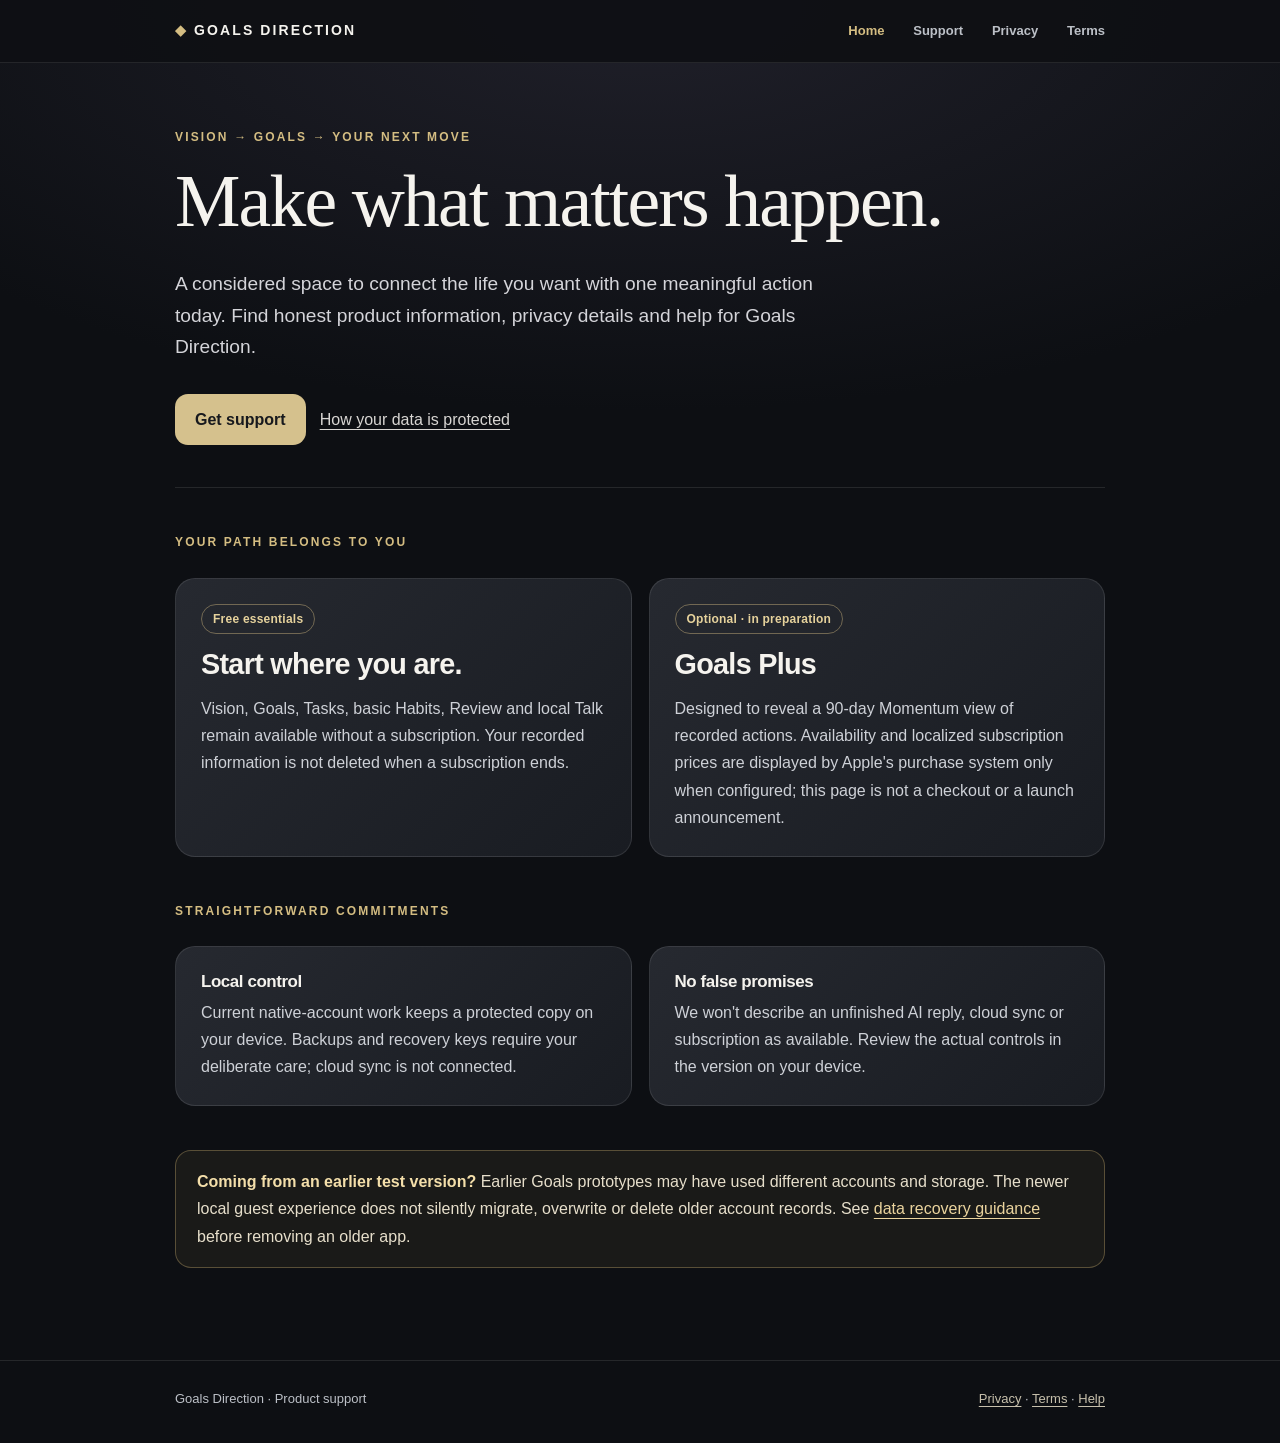
<file: index.html>
<!doctype html>
<html lang="en"><head><meta charset="utf-8"><meta name="viewport" content="width=device-width, initial-scale=1"><meta name="theme-color" content="#0d0f13"><meta name="description" content="Official Goals Direction support, privacy policy, terms and information about optional Goals Plus."><title>Goals Direction — Make what matters happen</title><link rel="stylesheet" href="style.css"></head>
<body><header><nav class="wrap" aria-label="Primary"><a class="brand" href="index.html"><span>◆</span> GOALS DIRECTION</a><div class="links"><a href="index.html" aria-current="page">Home</a><a href="support.html">Support</a><a href="privacy.html">Privacy</a><a href="terms.html">Terms</a></div></nav></header>
<main class="wrap"><div class="intro"><p class="eyebrow">Vision → Goals → Your next move</p><h1>Make what matters happen.</h1><p class="lead">A considered space to connect the life you want with one meaningful action today. Find honest product information, privacy details and help for Goals Direction.</p><a class="button" href="support.html">Get support</a><a class="quiet" href="privacy.html">How your data is protected</a></div>
<section class="section" aria-label="Plans"><p class="eyebrow">Your path belongs to you</p><div class="grid"><div class="card"><span class="pill">Free essentials</span><h2>Start where you are.</h2><p>Vision, Goals, Tasks, basic Habits, Review and local Talk remain available without a subscription. Your recorded information is not deleted when a subscription ends.</p></div><div class="card"><span class="pill">Optional · in preparation</span><h2>Goals Plus</h2><p>Designed to reveal a 90-day Momentum view of recorded actions. Availability and localized subscription prices are displayed by Apple's purchase system only when configured; this page is not a checkout or a launch announcement.</p></div></div></section>
<section class="section"><p class="eyebrow">Straightforward commitments</p><div class="grid"><div class="card"><h3>Local control</h3><p>Current native-account work keeps a protected copy on your device. Backups and recovery keys require your deliberate care; cloud sync is not connected.</p></div><div class="card"><h3>No false promises</h3><p>We won't describe an unfinished AI reply, cloud sync or subscription as available. Review the actual controls in the version on your device.</p></div></div></section>
<div class="notice"><strong>Coming from an earlier test version?</strong> Earlier Goals prototypes may have used different accounts and storage. The newer local guest experience does not silently migrate, overwrite or delete older account records. See <a href="support.html#older-data">data recovery guidance</a> before removing an older app.</div>
</main><footer><div class="wrap"><span>Goals Direction · Product support</span><span><a href="privacy.html">Privacy</a> · <a href="terms.html">Terms</a> · <a href="support.html">Help</a></span></div></footer></body></html>
</file>
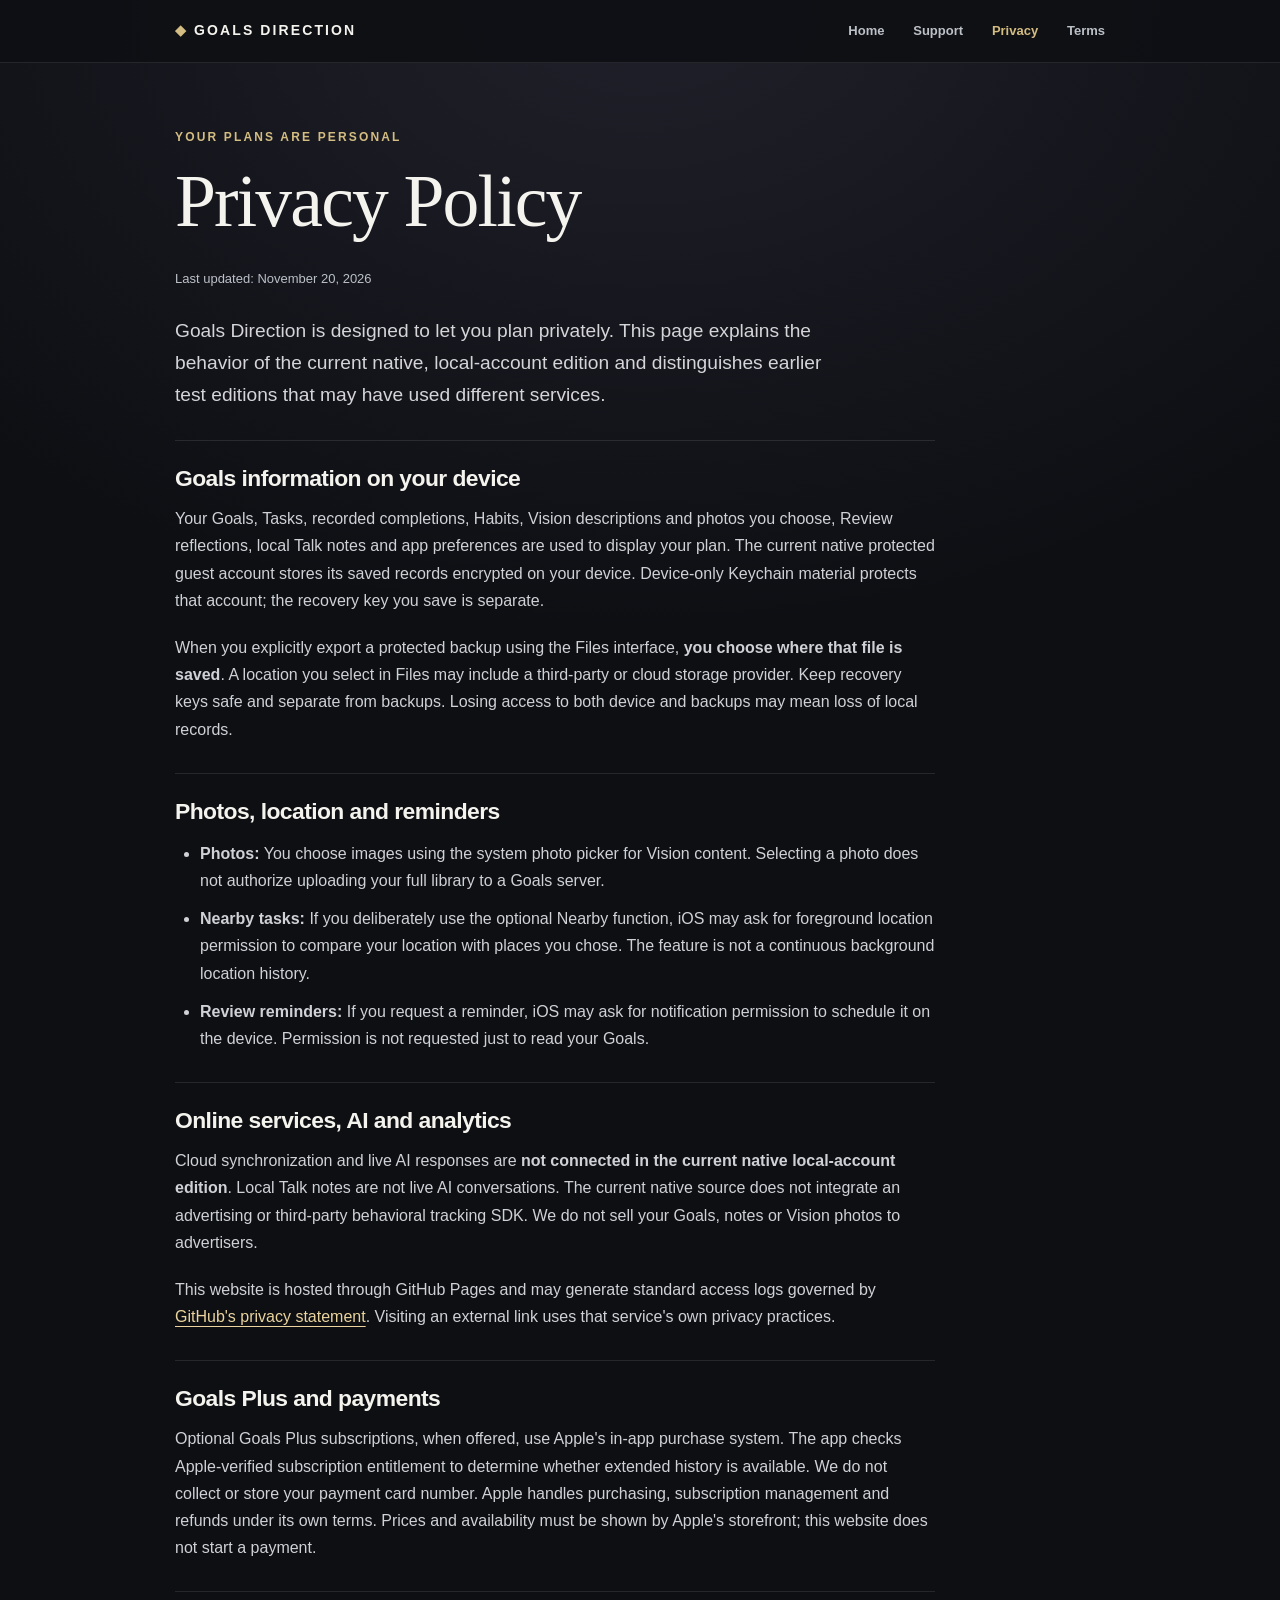
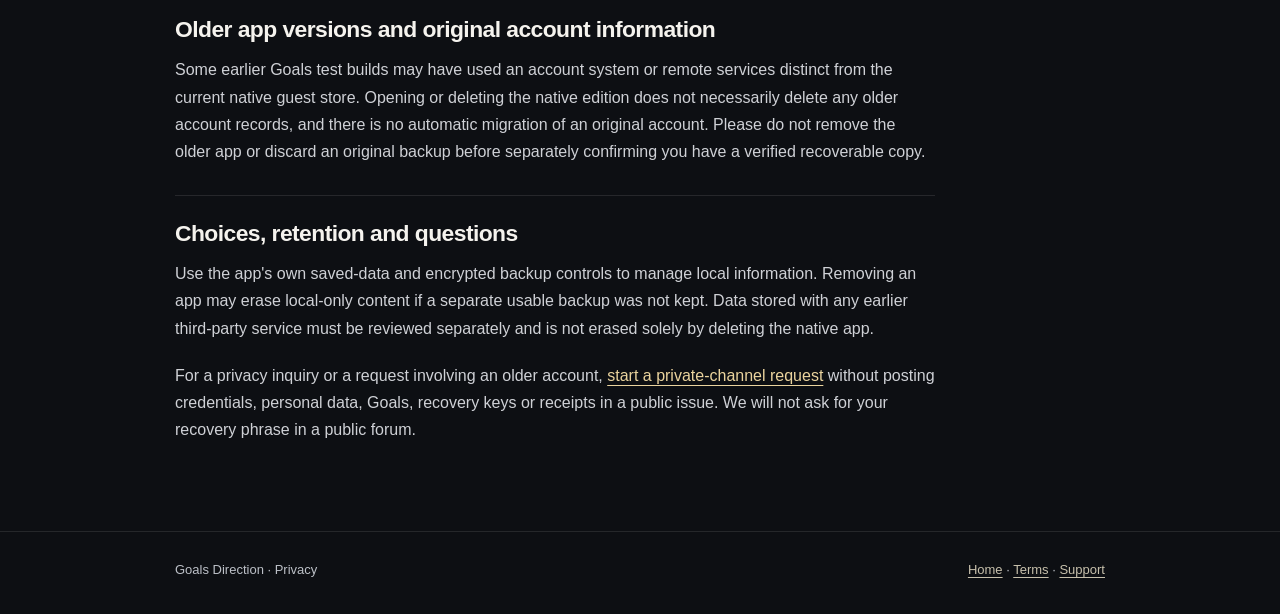
<file: privacy.html>
<!doctype html>
<html lang="en"><head><meta charset="utf-8"><meta name="viewport" content="width=device-width, initial-scale=1"><meta name="theme-color" content="#0d0f13"><title>Privacy Policy — Goals Direction</title><link rel="stylesheet" href="style.css"></head>
<body><header><nav class="wrap" aria-label="Primary"><a class="brand" href="index.html"><span>◆</span> GOALS DIRECTION</a><div class="links"><a href="index.html">Home</a><a href="support.html">Support</a><a href="privacy.html" aria-current="page">Privacy</a><a href="terms.html">Terms</a></div></nav></header>
<main class="wrap"><article><p class="eyebrow">Your plans are personal</p><h1>Privacy Policy</h1><p class="date">Last updated: November 20, 2026</p>
<p class="lead">Goals Direction is designed to let you plan privately. This page explains the behavior of the current native, local-account edition and distinguishes earlier test editions that may have used different services.</p>
<section><h2>Goals information on your device</h2><p>Your Goals, Tasks, recorded completions, Habits, Vision descriptions and photos you choose, Review reflections, local Talk notes and app preferences are used to display your plan. The current native protected guest account stores its saved records encrypted on your device. Device-only Keychain material protects that account; the recovery key you save is separate.</p><p>When you explicitly export a protected backup using the Files interface, <strong>you choose where that file is saved</strong>. A location you select in Files may include a third-party or cloud storage provider. Keep recovery keys safe and separate from backups. Losing access to both device and backups may mean loss of local records.</p></section>
<section><h2>Photos, location and reminders</h2><ul><li><strong>Photos:</strong> You choose images using the system photo picker for Vision content. Selecting a photo does not authorize uploading your full library to a Goals server.</li><li><strong>Nearby tasks:</strong> If you deliberately use the optional Nearby function, iOS may ask for foreground location permission to compare your location with places you chose. The feature is not a continuous background location history.</li><li><strong>Review reminders:</strong> If you request a reminder, iOS may ask for notification permission to schedule it on the device. Permission is not requested just to read your Goals.</li></ul></section>
<section><h2>Online services, AI and analytics</h2><p>Cloud synchronization and live AI responses are <strong>not connected in the current native local-account edition</strong>. Local Talk notes are not live AI conversations. The current native source does not integrate an advertising or third-party behavioral tracking SDK. We do not sell your Goals, notes or Vision photos to advertisers.</p><p>This website is hosted through GitHub Pages and may generate standard access logs governed by <a href="https://docs.github.com/en/site-policy/privacy-policies/github-general-privacy-statement">GitHub's privacy statement</a>. Visiting an external link uses that service's own privacy practices.</p></section>
<section><h2>Goals Plus and payments</h2><p>Optional Goals Plus subscriptions, when offered, use Apple's in-app purchase system. The app checks Apple-verified subscription entitlement to determine whether extended history is available. We do not collect or store your payment card number. Apple handles purchasing, subscription management and refunds under its own terms. Prices and availability must be shown by Apple's storefront; this website does not start a payment.</p></section>
<section><h2>Older app versions and original account information</h2><p>Some earlier Goals test builds may have used an account system or remote services distinct from the current native guest store. Opening or deleting the native edition does not necessarily delete any older account records, and there is no automatic migration of an original account. Please do not remove the older app or discard an original backup before separately confirming you have a verified recoverable copy.</p></section>
<section><h2>Choices, retention and questions</h2><p>Use the app's own saved-data and encrypted backup controls to manage local information. Removing an app may erase local-only content if a separate usable backup was not kept. Data stored with any earlier third-party service must be reviewed separately and is not erased solely by deleting the native app.</p><p>For a privacy inquiry or a request involving an older account, <a href="support.html#privacy-help">start a private-channel request</a> without posting credentials, personal data, Goals, recovery keys or receipts in a public issue. We will not ask for your recovery phrase in a public forum.</p></section>
</article></main><footer><div class="wrap"><span>Goals Direction · Privacy</span><span><a href="index.html">Home</a> · <a href="terms.html">Terms</a> · <a href="support.html">Support</a></span></div></footer></body></html>
</file>
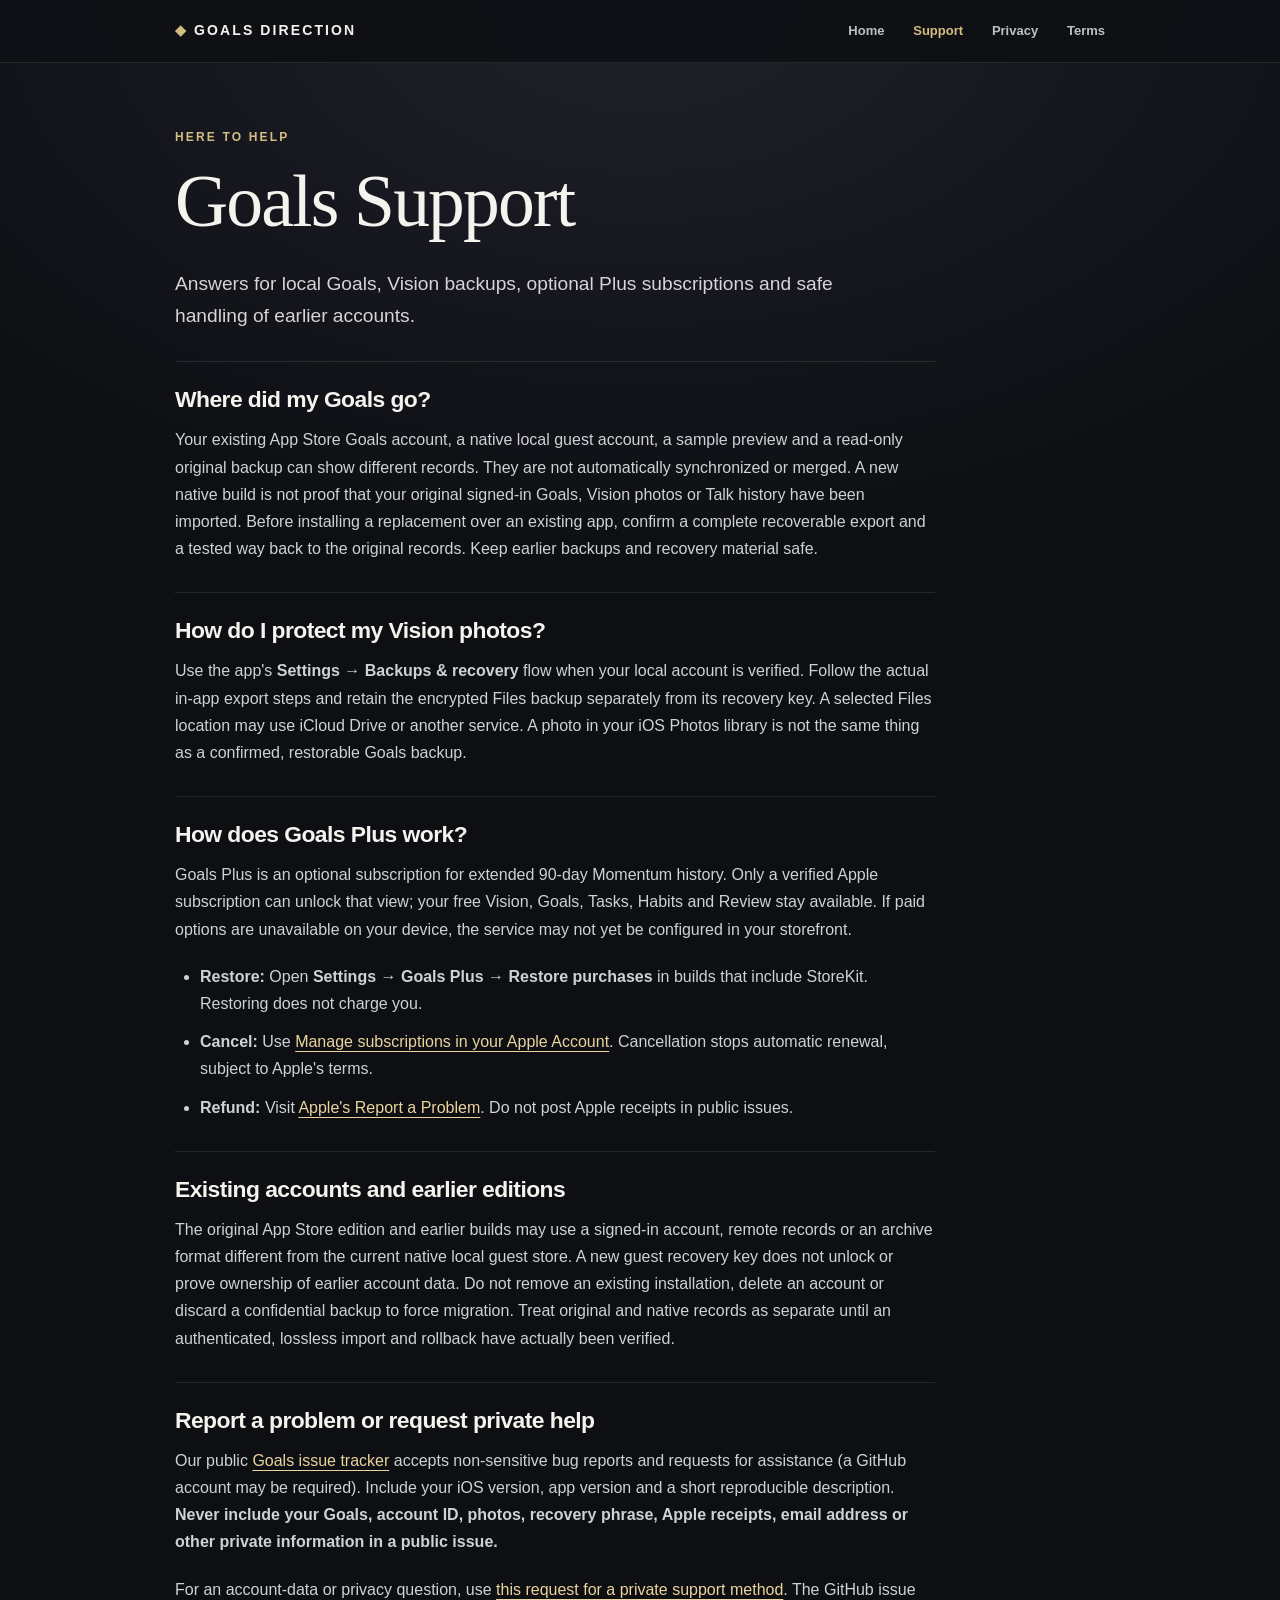
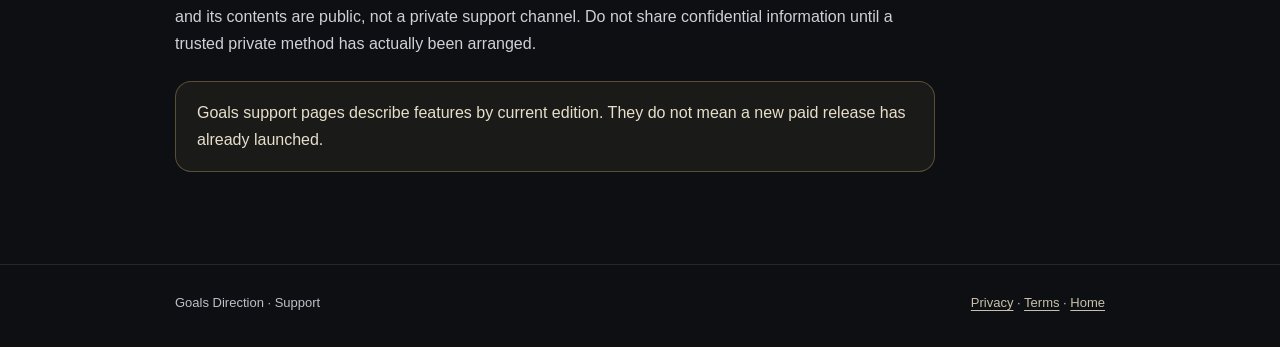
<file: support.html>
<!doctype html>
<html lang="en"><head><meta charset="utf-8"><meta name="viewport" content="width=device-width, initial-scale=1"><meta name="theme-color" content="#0d0f13"><title>Support — Goals Direction</title><link rel="stylesheet" href="style.css"></head>
<body><header><nav class="wrap" aria-label="Primary"><a class="brand" href="index.html"><span>◆</span> GOALS DIRECTION</a><div class="links"><a href="index.html">Home</a><a href="support.html" aria-current="page">Support</a><a href="privacy.html">Privacy</a><a href="terms.html">Terms</a></div></nav></header>
<main class="wrap"><article><p class="eyebrow">Here to help</p><h1>Goals Support</h1><p class="lead">Answers for local Goals, Vision backups, optional Plus subscriptions and safe handling of earlier accounts.</p>
<section><h2>Where did my Goals go?</h2><p>Your existing App Store Goals account, a native local guest account, a sample preview and a read-only original backup can show different records. They are not automatically synchronized or merged. A new native build is not proof that your original signed-in Goals, Vision photos or Talk history have been imported. Before installing a replacement over an existing app, confirm a complete recoverable export and a tested way back to the original records. Keep earlier backups and recovery material safe.</p></section>
<section><h2>How do I protect my Vision photos?</h2><p>Use the app's <strong>Settings → Backups &amp; recovery</strong> flow when your local account is verified. Follow the actual in-app export steps and retain the encrypted Files backup separately from its recovery key. A selected Files location may use iCloud Drive or another service. A photo in your iOS Photos library is not the same thing as a confirmed, restorable Goals backup.</p></section>
<section><h2>How does Goals Plus work?</h2><p>Goals Plus is an optional subscription for extended 90-day Momentum history. Only a verified Apple subscription can unlock that view; your free Vision, Goals, Tasks, Habits and Review stay available. If paid options are unavailable on your device, the service may not yet be configured in your storefront.</p><ul><li><strong>Restore:</strong> Open <strong>Settings → Goals Plus → Restore purchases</strong> in builds that include StoreKit. Restoring does not charge you.</li><li><strong>Cancel:</strong> Use <a href="https://apps.apple.com/account/subscriptions">Manage subscriptions in your Apple Account</a>. Cancellation stops automatic renewal, subject to Apple's terms.</li><li><strong>Refund:</strong> Visit <a href="https://reportaproblem.apple.com/">Apple's Report a Problem</a>. Do not post Apple receipts in public issues.</li></ul></section>
<section id="older-data"><h2>Existing accounts and earlier editions</h2><p>The original App Store edition and earlier builds may use a signed-in account, remote records or an archive format different from the current native local guest store. A new guest recovery key does not unlock or prove ownership of earlier account data. Do not remove an existing installation, delete an account or discard a confidential backup to force migration. Treat original and native records as separate until an authenticated, lossless import and rollback have actually been verified.</p></section>
<section id="privacy-help"><h2>Report a problem or request private help</h2><p>Our public <a href="https://github.com/L1gh7C0d35/goals-support/issues/new">Goals issue tracker</a> accepts non-sensitive bug reports and requests for assistance (a GitHub account may be required). Include your iOS version, app version and a short reproducible description. <strong>Never include your Goals, account ID, photos, recovery phrase, Apple receipts, email address or other private information in a public issue.</strong></p><p>For an account-data or privacy question, use <a href="https://github.com/L1gh7C0d35/goals-support/issues/new?title=Request%20a%20private%20privacy-support%20channel&amp;body=Please%20provide%20a%20private%20support%20method.%20I%20will%20not%20share%20account%20details%20or%20data%20publicly.">this request for a private support method</a>. The GitHub issue and its contents are public, not a private support channel. Do not share confidential information until a trusted private method has actually been arranged.</p></section>
<div class="notice">Goals support pages describe features by current edition. They do not mean a new paid release has already launched.</div>
</article></main><footer><div class="wrap"><span>Goals Direction · Support</span><span><a href="privacy.html">Privacy</a> · <a href="terms.html">Terms</a> · <a href="index.html">Home</a></span></div></footer></body></html>
</file>
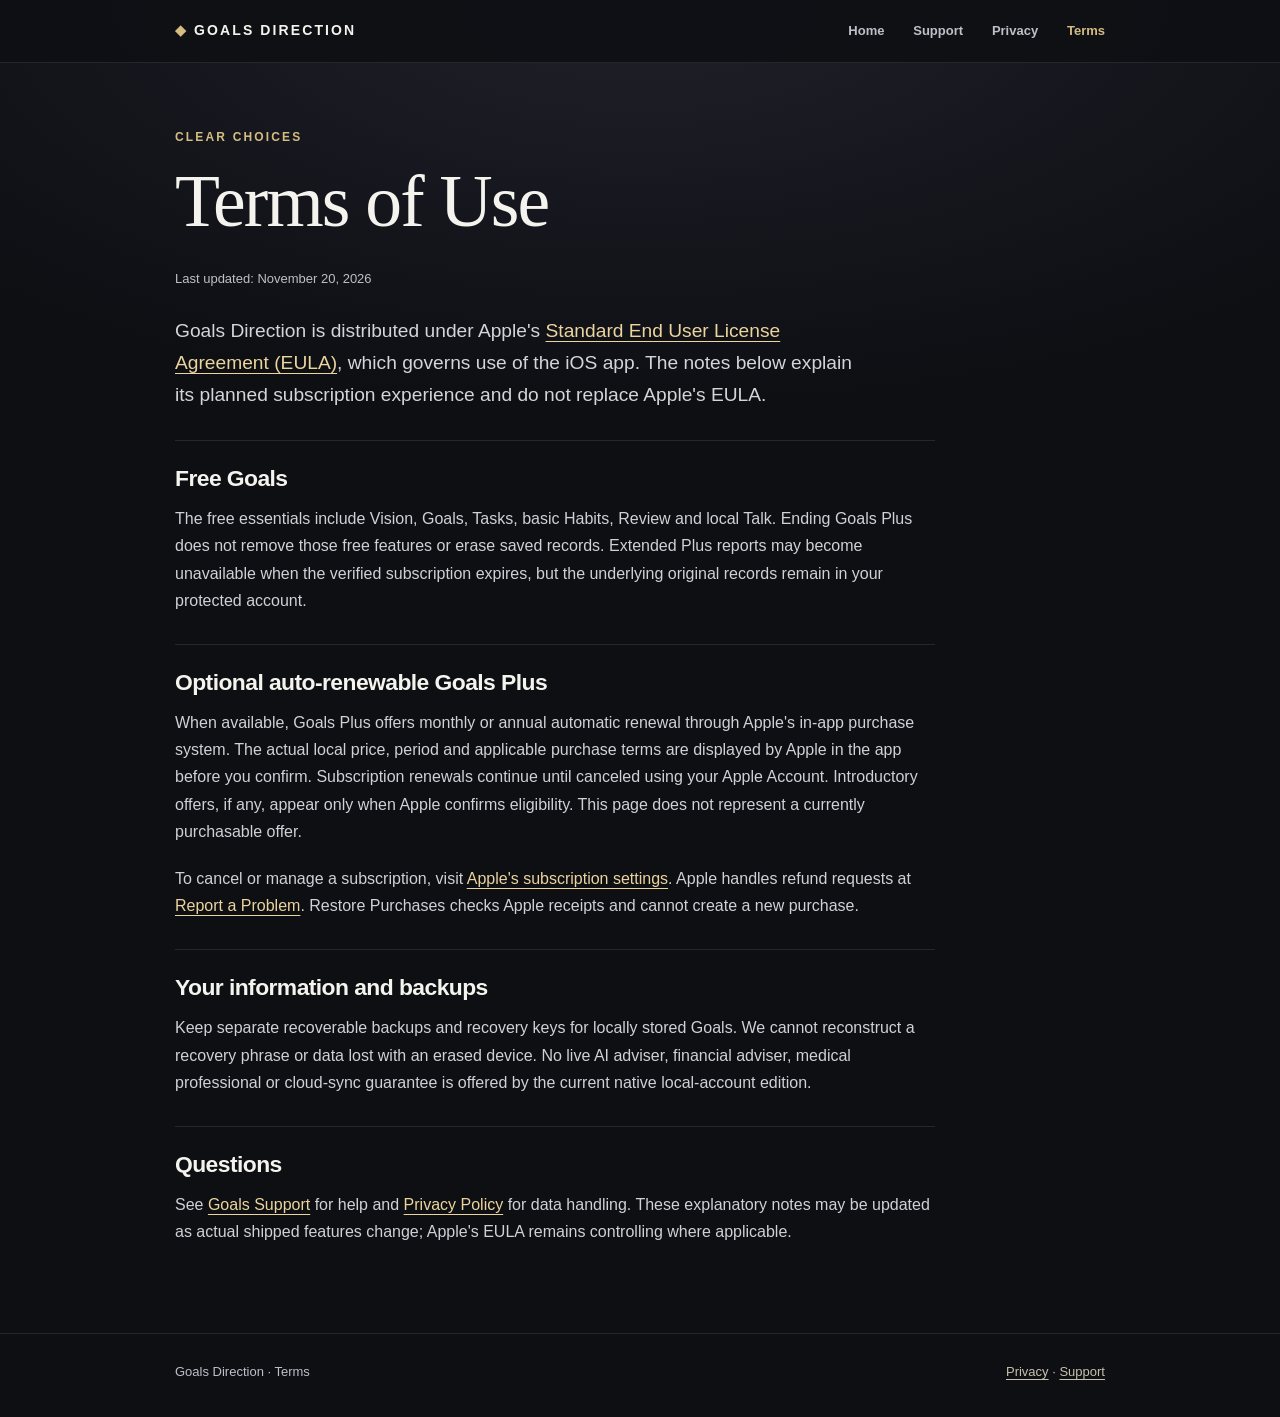
<file: terms.html>
<!doctype html>
<html lang="en"><head><meta charset="utf-8"><meta name="viewport" content="width=device-width, initial-scale=1"><meta name="theme-color" content="#0d0f13"><title>Terms of Use — Goals Direction</title><link rel="stylesheet" href="style.css"></head>
<body><header><nav class="wrap" aria-label="Primary"><a class="brand" href="index.html"><span>◆</span> GOALS DIRECTION</a><div class="links"><a href="index.html">Home</a><a href="support.html">Support</a><a href="privacy.html">Privacy</a><a href="terms.html" aria-current="page">Terms</a></div></nav></header>
<main class="wrap"><article><p class="eyebrow">Clear choices</p><h1>Terms of Use</h1><p class="date">Last updated: November 20, 2026</p>
<p class="lead">Goals Direction is distributed under Apple's <a href="https://www.apple.com/legal/internet-services/itunes/dev/stdeula/">Standard End User License Agreement (EULA)</a>, which governs use of the iOS app. The notes below explain its planned subscription experience and do not replace Apple's EULA.</p>
<section><h2>Free Goals</h2><p>The free essentials include Vision, Goals, Tasks, basic Habits, Review and local Talk. Ending Goals Plus does not remove those free features or erase saved records. Extended Plus reports may become unavailable when the verified subscription expires, but the underlying original records remain in your protected account.</p></section>
<section><h2>Optional auto-renewable Goals Plus</h2><p>When available, Goals Plus offers monthly or annual automatic renewal through Apple's in-app purchase system. The actual local price, period and applicable purchase terms are displayed by Apple in the app before you confirm. Subscription renewals continue until canceled using your Apple Account. Introductory offers, if any, appear only when Apple confirms eligibility. This page does not represent a currently purchasable offer.</p><p>To cancel or manage a subscription, visit <a href="https://apps.apple.com/account/subscriptions">Apple's subscription settings</a>. Apple handles refund requests at <a href="https://reportaproblem.apple.com/">Report a Problem</a>. Restore Purchases checks Apple receipts and cannot create a new purchase.</p></section>
<section><h2>Your information and backups</h2><p>Keep separate recoverable backups and recovery keys for locally stored Goals. We cannot reconstruct a recovery phrase or data lost with an erased device. No live AI adviser, financial adviser, medical professional or cloud-sync guarantee is offered by the current native local-account edition.</p></section>
<section><h2>Questions</h2><p>See <a href="support.html">Goals Support</a> for help and <a href="privacy.html">Privacy Policy</a> for data handling. These explanatory notes may be updated as actual shipped features change; Apple's EULA remains controlling where applicable.</p></section>
</article></main><footer><div class="wrap"><span>Goals Direction · Terms</span><span><a href="privacy.html">Privacy</a> · <a href="support.html">Support</a></span></div></footer></body></html>
</file>
<file: style.css>
:root{color-scheme:dark;--bg:#0d0f13;--panel:#191c22;--panel2:#23272f;--border:#3b3c42;--ink:#f5f3ee;--muted:#bcc0c7;--gold:#d4bd82;--goldDeep:#766641;--max:930px}
*{box-sizing:border-box}html{scroll-behavior:smooth}body{margin:0;background:radial-gradient(ellipse 75% 30% at 50% 0%,#20202a 0,transparent 95%),var(--bg);font:16px/1.7 -apple-system,BlinkMacSystemFont,"SF Pro Text","Segoe UI",sans-serif;color:var(--ink);-webkit-font-smoothing:antialiased}
a{color:#ebd49e;text-underline-offset:.22em}a:hover{color:#fff0c5}a:focus-visible,button:focus-visible{outline:3px solid #f9e4aa;outline-offset:4px}
.wrap{width:min(var(--max),calc(100% - 36px));margin:0 auto}
header{border-bottom:1px solid #ffffff17;background:#0e1014ee}nav{display:flex;justify-content:space-between;align-items:center;gap:1rem;padding:19px 0;flex-wrap:wrap}.brand{font-size:14px;letter-spacing:.15em;text-decoration:none;color:var(--ink);font-weight:750}.brand span{color:var(--gold)}.links{display:flex;gap:clamp(.8rem,3vw,1.8rem);flex-wrap:wrap}.links a{font-size:13px;font-weight:600;text-decoration:none;color:var(--muted)}.links a:hover,.links a[aria-current=page]{color:var(--gold)}
main{padding:64px 0 68px;min-height:65vh}.eyebrow{font-size:12px;letter-spacing:.18em;text-transform:uppercase;color:var(--gold);font-weight:750;margin:0 0 13px}
h1,h2,h3{color:var(--ink);line-height:1.14;letter-spacing:-.025em}h1{font-family:Georgia,ui-serif,serif;font-weight:500;font-size:clamp(2.35rem,6vw,4.6rem);max-width:810px;margin:0 0 24px}h2{font-size:clamp(1.35rem,3vw,1.8rem);margin:0 0 14px;font-weight:650}h3{font-size:1.06rem;margin:0 0 7px}.lead{color:#d4d4d9;font-size:clamp(1rem,2.1vw,1.2rem);max-width:680px;line-height:1.65}.intro{padding-bottom:30px;border-bottom:1px solid #ffffff19;margin-bottom:34px}.section{margin:44px 0}.muted,small{color:var(--muted)}.date{font-size:13px;color:var(--muted);margin:3px 0 25px}
.grid{display:grid;grid-template-columns:repeat(2,minmax(0,1fr));gap:17px;margin:25px 0}.card{padding:25px;border-radius:20px;border:1px solid #ffffff1a;background:linear-gradient(135deg,#262930,#191c22)}.card strong{color:#e9d7a7}.card p{margin:0 0 10px;color:#ced1d7}.card p:last-child{margin:0}.pill{display:inline-block;border:1px solid #cab37d77;border-radius:999px;padding:4px 11px;color:#e6d29c;font-size:12px;letter-spacing:.02em;font-weight:650;margin:0 0 14px}
.button{display:inline-flex;align-items:center;justify-content:center;background:#d5c18d;color:#17191d;text-decoration:none;font-weight:750;border-radius:13px;padding:12px 20px;margin:12px 14px 12px 0;min-height:44px}.button:hover{background:#f0d9a1;color:#17191d}.quiet{display:inline-block;margin:10px 0;color:#d8d6d3}
article{max-width:760px}article p{color:#cfd1d6;margin:12px 0 20px}article ul{color:#cfd1d6;padding-left:25px}article li{margin:11px 0}article section{border-top:1px solid #ffffff1a;padding-top:24px;margin-top:30px}article h2{font-size:1.43rem}article h3{font-size:1.03rem;margin-top:25px}
.notice{padding:17px 21px;border-radius:16px;border:1px solid #d9b97755;background:#d4b66a10;color:#e7dfcb;margin:24px 0}.notice strong{color:#f4dfaa}
footer{border-top:1px solid #ffffff19;padding:27px 0 33px;font-size:13px;color:var(--muted)}footer .wrap{display:flex;justify-content:space-between;gap:17px;flex-wrap:wrap}footer a{color:#c7c0ac}
@media(max-width:640px){main{padding:44px 0 50px}.grid{grid-template-columns:1fr}.card{padding:21px}.links{gap:14px}nav{align-items:flex-start}.lead{font-size:16px}}@media(prefers-reduced-motion:reduce){html{scroll-behavior:auto}}
</file>
